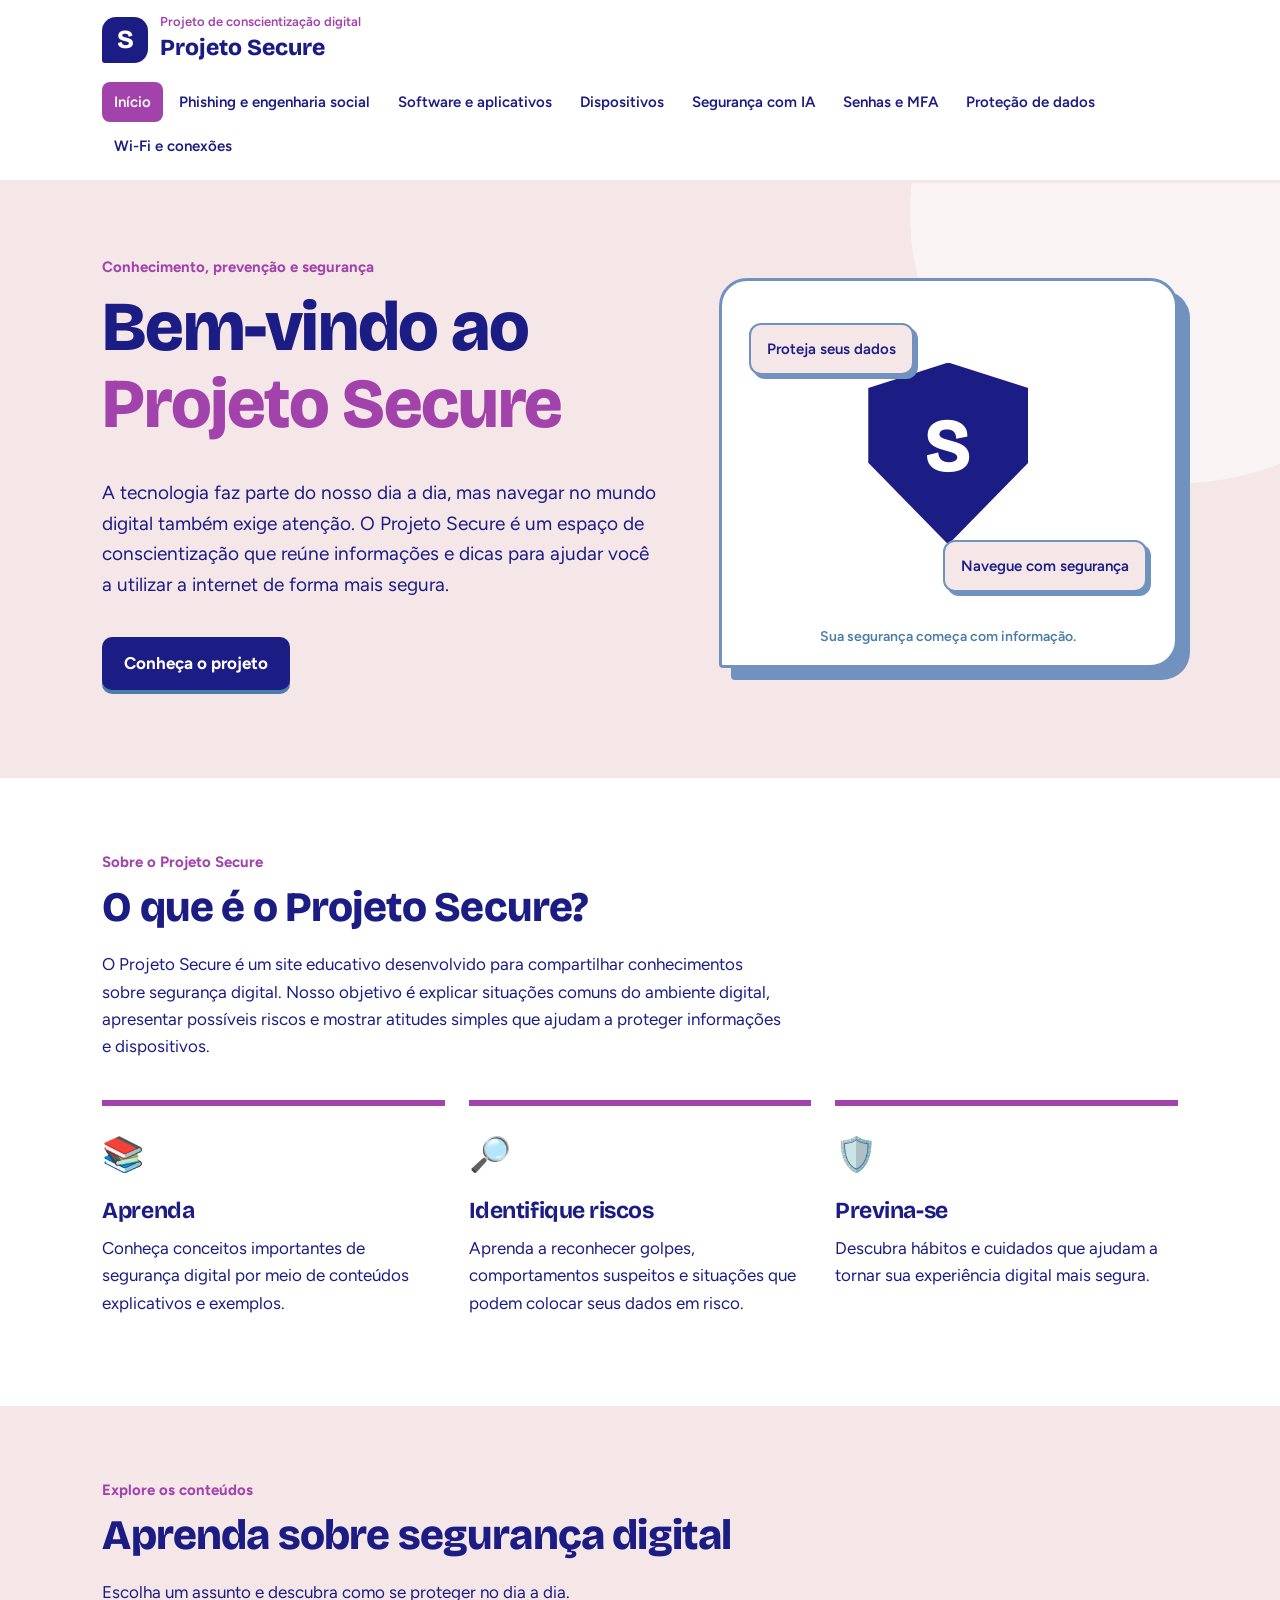
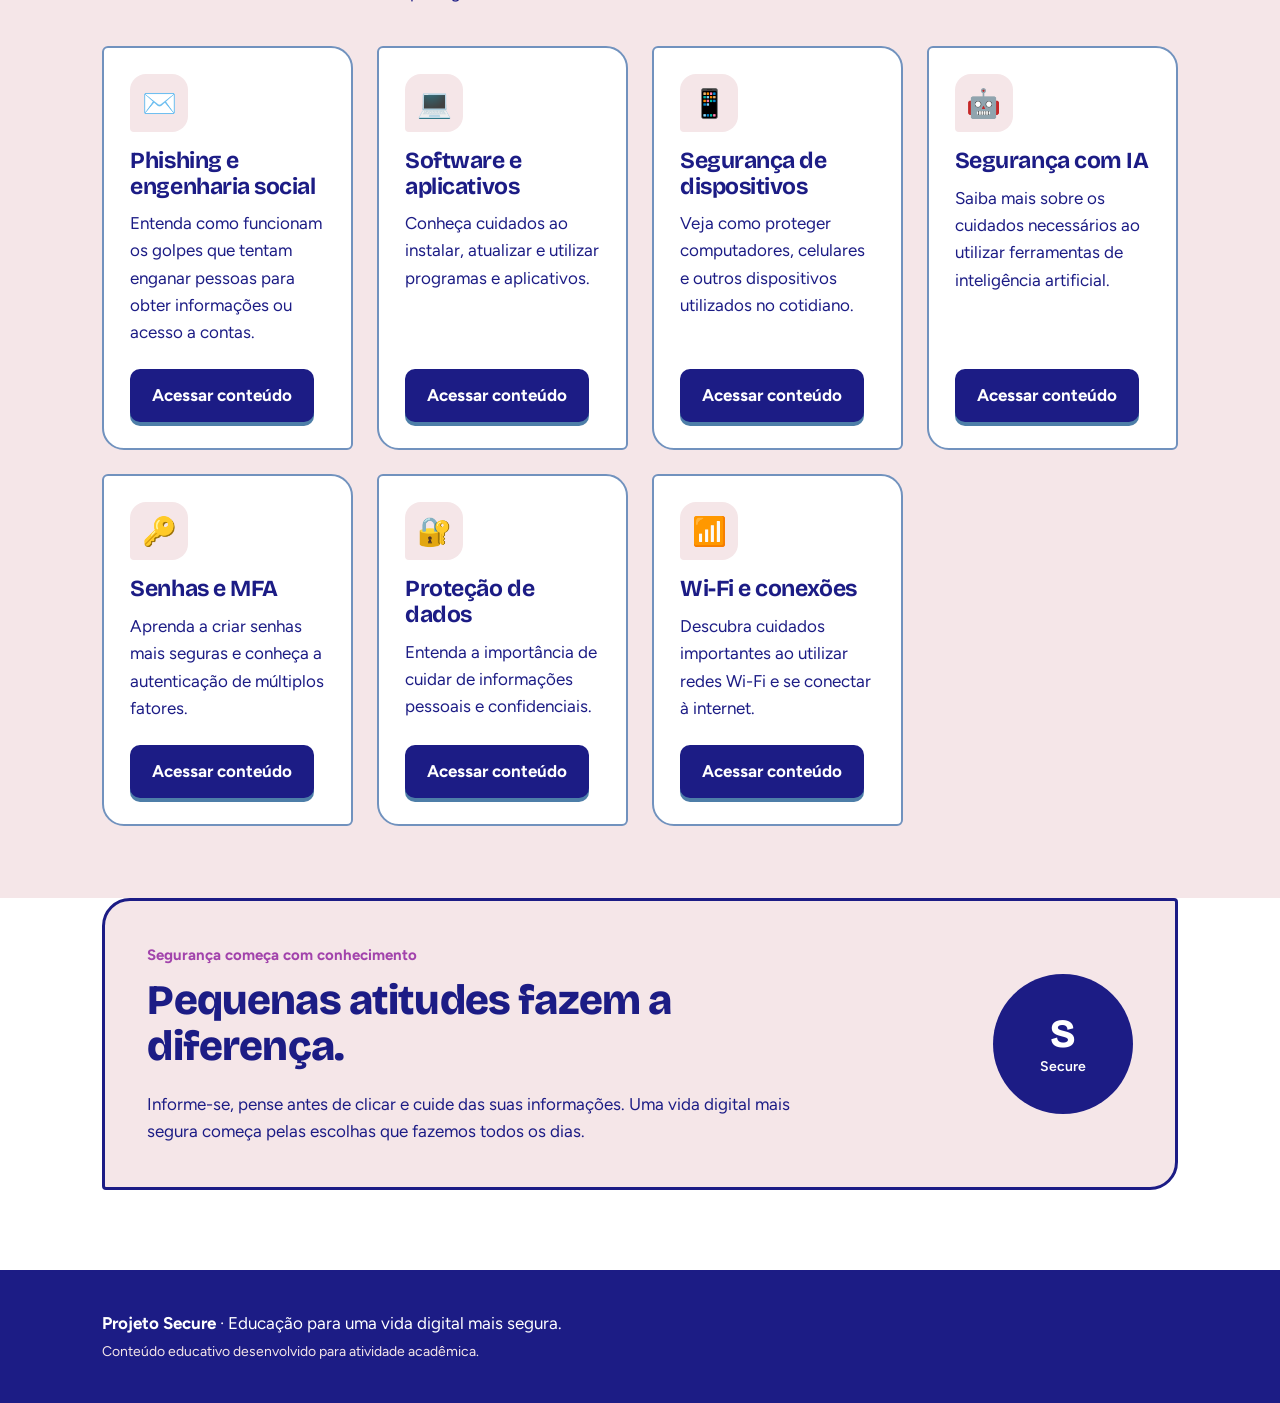
<file: index.html>
<!DOCTYPE html>
<html lang="pt-BR">
<head>
    <meta charset="UTF-8">
    <meta name="viewport" content="width=device-width, initial-scale=1.0">
    <title>Projeto Secure | Início</title>
    <link rel="preconnect" href="https://fonts.googleapis.com">
    <link rel="preconnect" href="https://fonts.gstatic.com" crossorigin>
    <link href="https://fonts.googleapis.com/css2?family=Bricolage+Grotesque:wght@700;800&family=Figtree:wght@400;600;700&display=swap" rel="stylesheet">
    <link rel="stylesheet" href="style.css">
</head>
<body class="page-home">

    <header class="site-header">
        <div class="brand">
            <span class="brand-mark" aria-hidden="true">S</span>
            <div>
                <p class="eyebrow">Projeto de conscientização digital</p>
                <a class="brand-name" href="index.html">Projeto Secure</a>
            </div>
        </div>

        <nav class="main-nav" aria-label="Navegação principal">
            <a class="active" href="index.html">Início</a>
            <a href="phishing.html">Phishing e engenharia social</a>
            <a href="software.html">Software e aplicativos</a>
            <a href="dispositivos.html">Dispositivos</a>
            <a href="ia.html">Segurança com IA</a>
            <a href="senhas.html">Senhas e MFA</a>
            <a href="dados.html">Proteção de dados</a>
            <a href="wifi.html">Wi-Fi e conexões</a>
        </nav>
    </header>

    <main>
        <section class="hero">
            <div class="hero-content">
                <p class="section-tag">Conhecimento, prevenção e segurança</p>
                <h1>Bem-vindo ao <span>Projeto Secure</span></h1>
                <p class="hero-text">
                    A tecnologia faz parte do nosso dia a dia, mas navegar no
                    mundo digital também exige atenção. O Projeto Secure é um
                    espaço de conscientização que reúne informações e dicas
                    para ajudar você a utilizar a internet de forma mais segura.
                </p>
                <a class="button" href="#sobre">Conheça o projeto</a>
            </div>

            <div class="hero-art" aria-hidden="true">
                <div class="shield">S</div>
                <div class="message-card card-one">Proteja seus dados</div>
                <div class="message-card card-two">Navegue com segurança</div>
                <div class="art-caption">Sua segurança começa com informação.</div>
            </div>
        </section>

        <section class="content-section" id="sobre">
            <div class="section-heading">
                <p class="section-tag">Sobre o Projeto Secure</p>
                <h2>O que é o Projeto Secure?</h2>
                <p>
                    O Projeto Secure é um site educativo desenvolvido para
                    compartilhar conhecimentos sobre segurança digital.
                    Nosso objetivo é explicar situações comuns do ambiente
                    digital, apresentar possíveis riscos e mostrar atitudes
                    simples que ajudam a proteger informações e dispositivos.
                </p>
            </div>

            <div class="info-grid">
                <article class="info-card">
                    <div class="card-icon" aria-hidden="true">📚</div>
                    <h3>Aprenda</h3>
                    <p>
                        Conheça conceitos importantes de segurança digital
                        por meio de conteúdos explicativos e exemplos.
                    </p>
                </article>

                <article class="info-card">
                    <div class="card-icon" aria-hidden="true">🔎</div>
                    <h3>Identifique riscos</h3>
                    <p>
                        Aprenda a reconhecer golpes, comportamentos suspeitos
                        e situações que podem colocar seus dados em risco.
                    </p>
                </article>

                <article class="info-card">
                    <div class="card-icon" aria-hidden="true">🛡️</div>
                    <h3>Previna-se</h3>
                    <p>
                        Descubra hábitos e cuidados que ajudam a tornar sua
                        experiência digital mais segura.
                    </p>
                </article>
            </div>
        </section>

        <section class="content-section" id="conteudos">
            <div class="section-heading">
                <p class="section-tag">Explore os conteúdos</p>
                <h2>Aprenda sobre segurança digital</h2>
                <p>
                    Escolha um assunto e descubra como se proteger no dia a dia.
                </p>
            </div>

            <div class="info-grid">
                <article class="info-card">
                    <div class="card-icon" aria-hidden="true">✉️</div>
                    <h3>Phishing e engenharia social</h3>
                    <p>
                        Entenda como funcionam os golpes que tentam enganar
                        pessoas para obter informações ou acesso a contas.
                    </p>
                    <a class="button" href="phishing.html">Acessar conteúdo</a>
                </article>

                <article class="info-card">
                    <div class="card-icon" aria-hidden="true">💻</div>
                    <h3>Software e aplicativos</h3>
                    <p>
                        Conheça cuidados ao instalar, atualizar e utilizar
                        programas e aplicativos.
                    </p>
                    <a class="button" href="software.html">Acessar conteúdo</a>
                </article>

                <article class="info-card">
                    <div class="card-icon" aria-hidden="true">📱</div>
                    <h3>Segurança de dispositivos</h3>
                    <p>
                        Veja como proteger computadores, celulares e outros
                        dispositivos utilizados no cotidiano.
                    </p>
                    <a class="button" href="dispositivos.html">Acessar conteúdo</a>
                </article>

                <article class="info-card">
                    <div class="card-icon" aria-hidden="true">🤖</div>
                    <h3>Segurança com IA</h3>
                    <p>
                        Saiba mais sobre os cuidados necessários ao utilizar
                        ferramentas de inteligência artificial.
                    </p>
                    <a class="button" href="ia.html">Acessar conteúdo</a>
                </article>

                <article class="info-card">
                    <div class="card-icon" aria-hidden="true">🔑</div>
                    <h3>Senhas e MFA</h3>
                    <p>
                        Aprenda a criar senhas mais seguras e conheça a
                        autenticação de múltiplos fatores.
                    </p>
                    <a class="button" href="senhas.html">Acessar conteúdo</a>
                </article>

                <article class="info-card">
                    <div class="card-icon" aria-hidden="true">🔐</div>
                    <h3>Proteção de dados</h3>
                    <p>
                        Entenda a importância de cuidar de informações
                        pessoais e confidenciais.
                    </p>
                    <a class="button" href="dados.html">Acessar conteúdo</a>
                </article>

                <article class="info-card">
                    <div class="card-icon" aria-hidden="true">📶</div>
                    <h3>Wi-Fi e conexões</h3>
                    <p>
                        Descubra cuidados importantes ao utilizar redes
                        Wi-Fi e se conectar à internet.
                    </p>
                    <a class="button" href="wifi.html">Acessar conteúdo</a>
                </article>
            </div>
        </section>

        <section class="quick-check">
            <div>
                <p class="section-tag">Segurança começa com conhecimento</p>
                <h2>Pequenas atitudes fazem a diferença.</h2>
                <p>
                    Informe-se, pense antes de clicar e cuide das suas
                    informações. Uma vida digital mais segura começa
                    pelas escolhas que fazemos todos os dias.
                </p>
            </div>
            <div class="quick-check-badge" aria-hidden="true">S<small>Secure</small></div>
        </section>
    </main>

    <footer class="site-footer">
        <p><strong>Projeto Secure</strong> · Educação para uma vida digital mais segura.</p>
        <p class="footer-note">Conteúdo educativo desenvolvido para atividade acadêmica.</p>
    </footer>

</body>
</html>
</file>
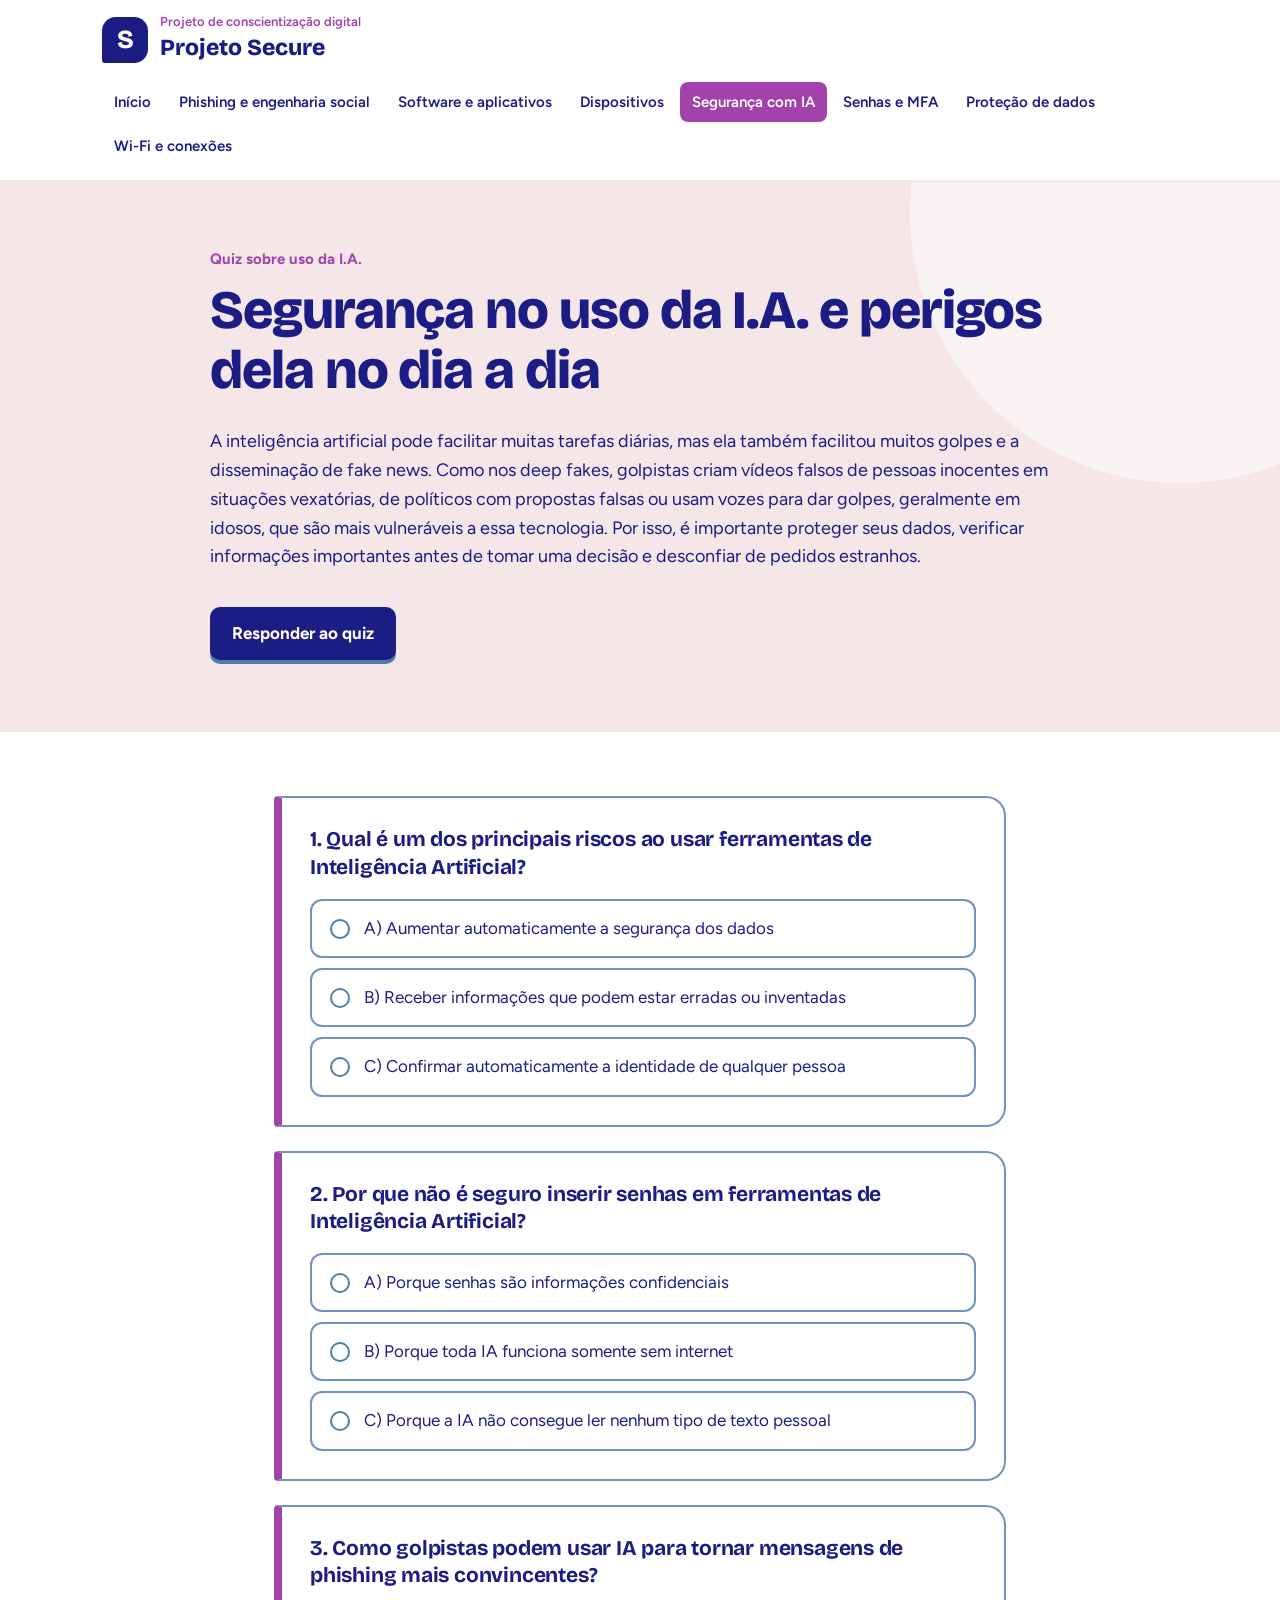
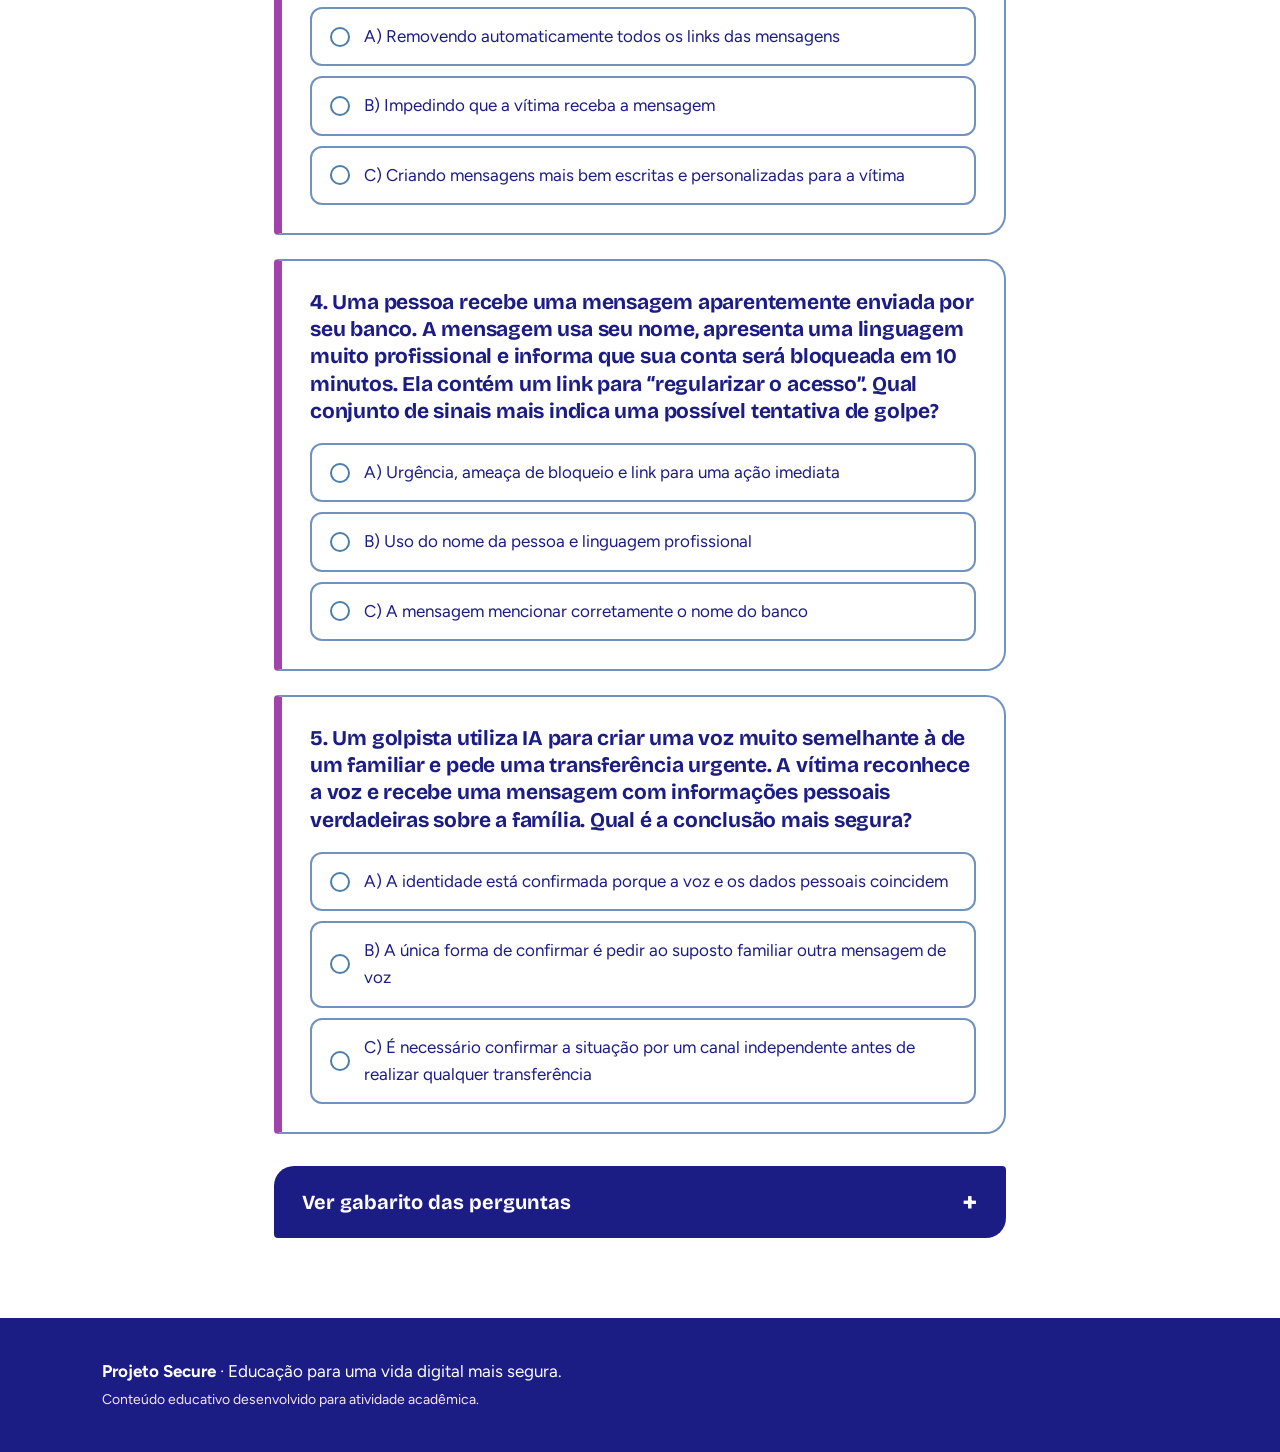
<file: ia.html>
<!DOCTYPE html>
<html lang="pt-BR">
<head>
    <meta charset="UTF-8">
    <meta name="viewport" content="width=device-width, initial-scale=1.0">
    <meta name="description" content="Quiz educativo sobre golpes">
    <title>Projeto Secure | Segurança com IA</title>
    <link rel="preconnect" href="https://fonts.googleapis.com">
    <link rel="preconnect" href="https://fonts.gstatic.com" crossorigin>
    <link href="https://fonts.googleapis.com/css2?family=Bricolage+Grotesque:wght@700;800&family=Figtree:wght@400;600;700&display=swap" rel="stylesheet">
    <link rel="stylesheet" href="style.css">
</head>
<body class="page-ia">
    <header class="site-header">
        <div class="brand">
            <span class="brand-mark" aria-hidden="true">S</span>
            <div>
                <p class="eyebrow">Projeto de conscientização digital</p>
                <a class="brand-name" href="index.html">Projeto Secure</a>
            </div>
        </div>

        <nav class="main-nav" aria-label="Navegação principal">
            <a href="index.html">Início</a>
            <a href="phishing.html">Phishing e engenharia social</a>
            <a href="software.html">Software e aplicativos</a>
            <a href="dispositivos.html">Dispositivos</a>
            <a class="active" href="ia.html">Segurança com IA</a>
            <a href="senhas.html">Senhas e MFA</a>
            <a href="dados.html">Proteção de dados</a>
            <a href="wifi.html">Wi-Fi e conexões</a>
        </nav>
    </header>

    <main>
        <section class="hero">
            <div class="hero-content">
                <p class="section-tag">Quiz sobre uso da I.A.</p>
                <h1>Segurança no uso da I.A. e perigos dela no dia a dia</h1>
                <p class="hero-text">
                    A inteligência artificial pode facilitar muitas tarefas diárias, mas ela também facilitou muitos golpes e a disseminação de fake news. Como nos deep fakes, golpistas criam vídeos falsos de pessoas inocentes em situações vexatórias, de políticos com propostas falsas ou usam vozes para dar golpes, geralmente em idosos, que são mais vulneráveis a essa tecnologia. Por isso, é importante proteger seus dados, verificar informações importantes antes de tomar uma decisão e desconfiar de pedidos estranhos.
                </p>
                <a class="button" href="#perguntas">Responder ao quiz</a>
            </div>
        </section>

        <section class="quiz" id="perguntas" aria-label="Perguntas do quiz">
            <article class="question">
                <h2>1. Qual é um dos principais riscos ao usar ferramentas de Inteligência Artificial?</h2>
                <form>
                    <div class="option">
                        <input type="radio" value="a" id="p1a" name="pergunta1">
                        <label for="p1a">A) Aumentar automaticamente a segurança dos dados</label>
                    </div>
                    <div class="option">
                        <input type="radio" value="b" id="p1b" name="pergunta1">
                        <label for="p1b">B) Receber informações que podem estar erradas ou inventadas</label>
                    </div>
                    <div class="option">
                        <input type="radio" value="c" id="p1c" name="pergunta1">
                        <label for="p1c">C) Confirmar automaticamente a identidade de qualquer pessoa</label>
                    </div>
                </form>
            </article>

            <article class="question">
                <h2>2. Por que não é seguro inserir senhas em ferramentas de Inteligência Artificial?</h2>
                <form>
                    <div class="option">
                        <input type="radio" value="a" id="p2a" name="pergunta2">
                        <label for="p2a">A) Porque senhas são informações confidenciais</label>
                    </div>
                    <div class="option">
                        <input type="radio" value="b" id="p2b" name="pergunta2">
                        <label for="p2b">B) Porque toda IA funciona somente sem internet</label>
                    </div>
                    <div class="option">
                        <input type="radio" value="c" id="p2c" name="pergunta2">
                        <label for="p2c">C) Porque a IA não consegue ler nenhum tipo de texto pessoal</label>
                    </div>
                </form>
            </article>

            <article class="question">
                <h2>3. Como golpistas podem usar IA para tornar mensagens de phishing mais convincentes?</h2>
                <form>
                    <div class="option">
                        <input type="radio" value="a" id="p3a" name="pergunta3">
                        <label for="p3a">A) Removendo automaticamente todos os links das mensagens</label>
                    </div>
                    <div class="option">
                        <input type="radio" value="b" id="p3b" name="pergunta3">
                        <label for="p3b">B) Impedindo que a vítima receba a mensagem</label>
                    </div>
                    <div class="option">
                        <input type="radio" value="c" id="p3c" name="pergunta3">
                        <label for="p3c">C) Criando mensagens mais bem escritas e personalizadas para a vítima</label>
                    </div>
                </form>
            </article>

            <article class="question">
                <h2>4. Uma pessoa recebe uma mensagem aparentemente enviada por seu banco. A mensagem usa seu nome, apresenta uma linguagem muito profissional e informa que sua conta será bloqueada em 10 minutos. Ela contém um link para “regularizar o acesso”. Qual conjunto de sinais mais indica uma possível tentativa de golpe?</h2>
                <form>
                    <div class="option">
                        <input type="radio" value="a" id="p4a" name="pergunta4">
                        <label for="p4a">A) Urgência, ameaça de bloqueio e link para uma ação imediata</label>
                    </div>
                    <div class="option">
                        <input type="radio" value="b" id="p4b" name="pergunta4">
                        <label for="p4b">B) Uso do nome da pessoa e linguagem profissional</label>
                    </div>
                    <div class="option">
                        <input type="radio" value="c" id="p4c" name="pergunta4">
                        <label for="p4c">C) A mensagem mencionar corretamente o nome do banco</label>
                    </div>
                </form>
            </article>

            <article class="question">
                <h2>5. Um golpista utiliza IA para criar uma voz muito semelhante à de um familiar e pede uma transferência urgente. A vítima reconhece a voz e recebe uma mensagem com informações pessoais verdadeiras sobre a família. Qual é a conclusão mais segura?</h2>
                <form>
                    <div class="option">
                        <input type="radio" value="a" id="p5a" name="pergunta5">
                        <label for="p5a">A) A identidade está confirmada porque a voz e os dados pessoais coincidem</label>
                    </div>
                    <div class="option">
                        <input type="radio" value="b" id="p5b" name="pergunta5">
                        <label for="p5b">B) A única forma de confirmar é pedir ao suposto familiar outra mensagem de voz</label>
                    </div>
                    <div class="option">
                        <input type="radio" value="c" id="p5c" name="pergunta5">
                        <label for="p5c">C) É necessário confirmar a situação por um canal independente antes de realizar qualquer transferência</label>
                    </div>
                </form>
            </article>
        </section>

        <section class="answers">
            <details>
                <summary>Ver gabarito das perguntas</summary>
                <div class="answer-list">
                    <h3>Questão 1 – Alternativa B</h3>
                    <p>A inteligência artificial pode apresentar informações incorretas ou inventadas.</p>
                    <h3>Questão 2 – Alternativa A</h3>
                    <p>Senhas são informações confidenciais e não devem ser compartilhadas.</p>
                    <h3>Questão 3 – Alternativa C</h3>
                    <p>Golpistas podem utilizar IA para criar mensagens mais bem escritas e personalizadas.</p>
                    <h3>Questão 4 – Alternativa A</h3>
                    <p>Urgência, ameaças e links suspeitos são sinais de possíveis golpes.</p>
                    <h3>Questão 5 – Alternativa C</h3>
                    <p>É necessário confirmar a situação por outro canal antes de realizar qualquer transferência.</p>
                </div>
            </details>
        </section>
    </main>

    <footer class="site-footer">
        <p><strong>Projeto Secure</strong> · Educação para uma vida digital mais segura.</p>
        <p class="footer-note">Conteúdo educativo desenvolvido para atividade acadêmica.</p>
    </footer>
</body>
</html>
</file>
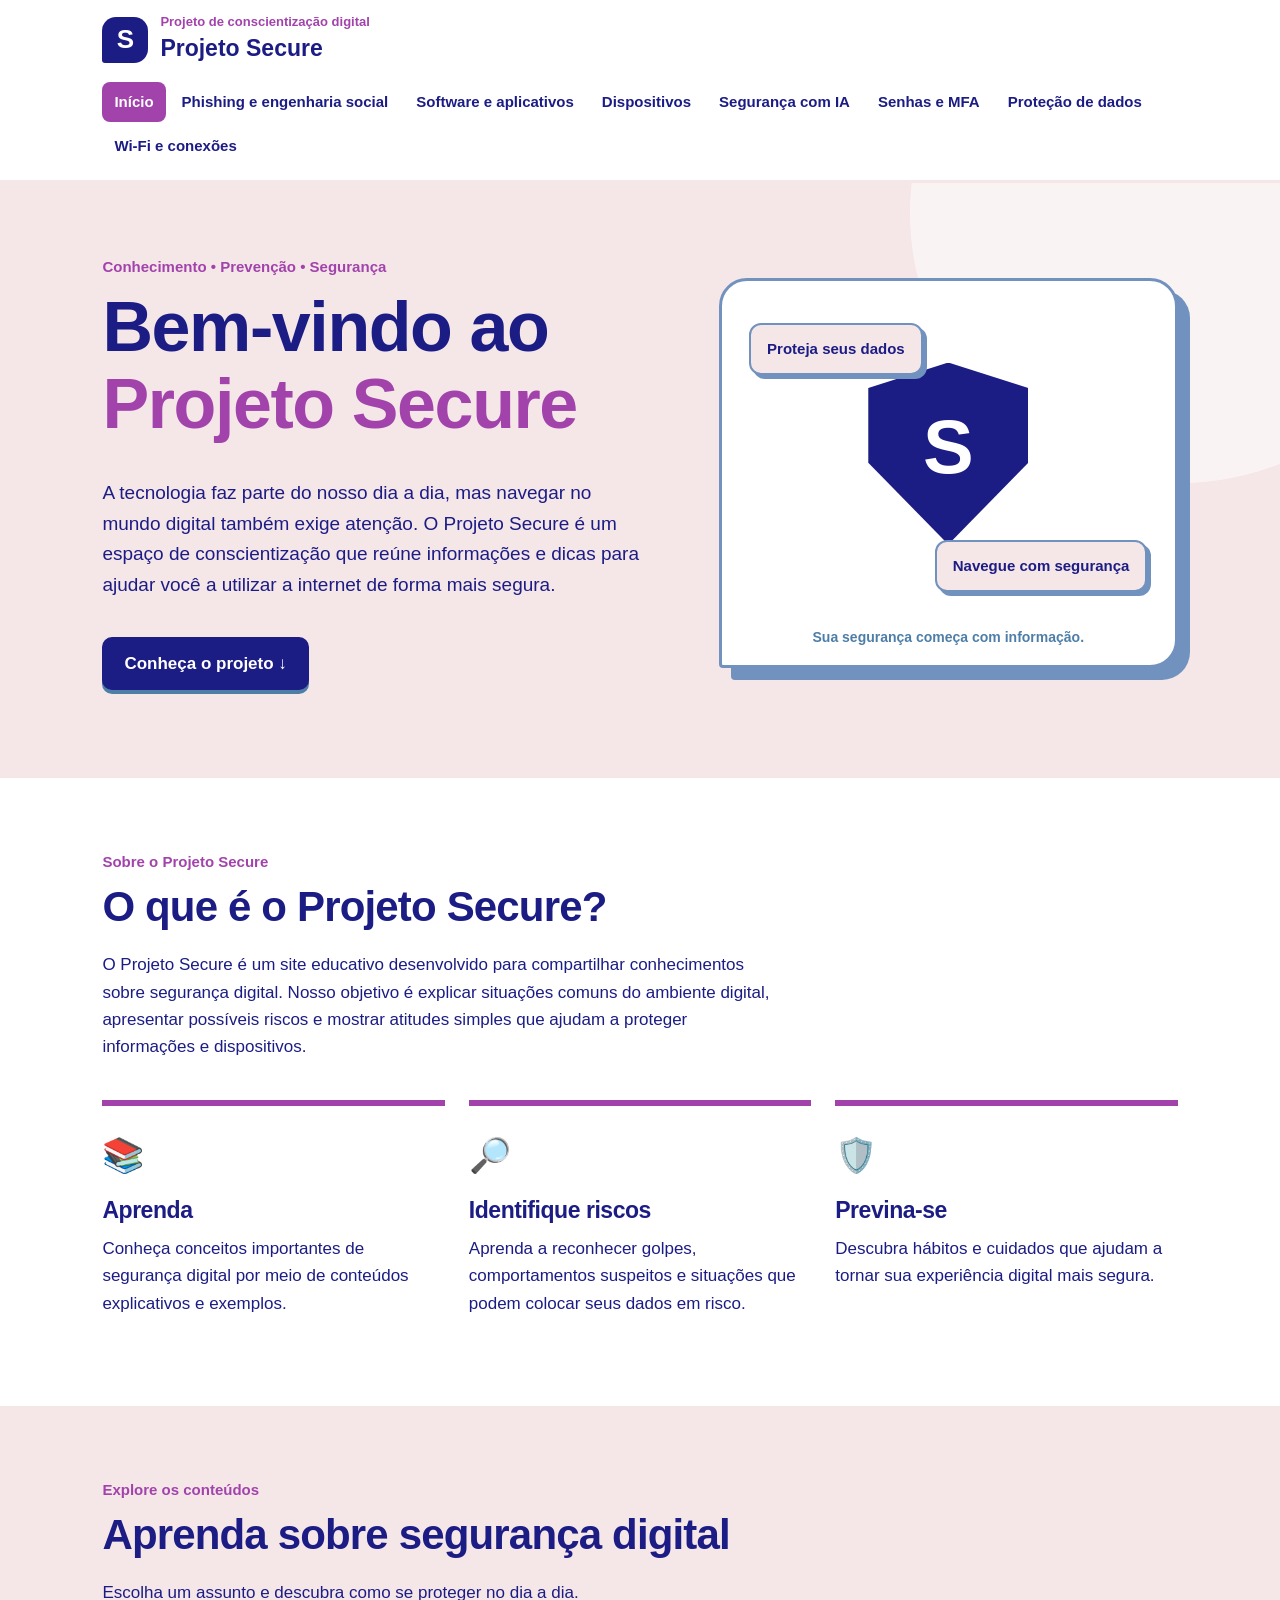
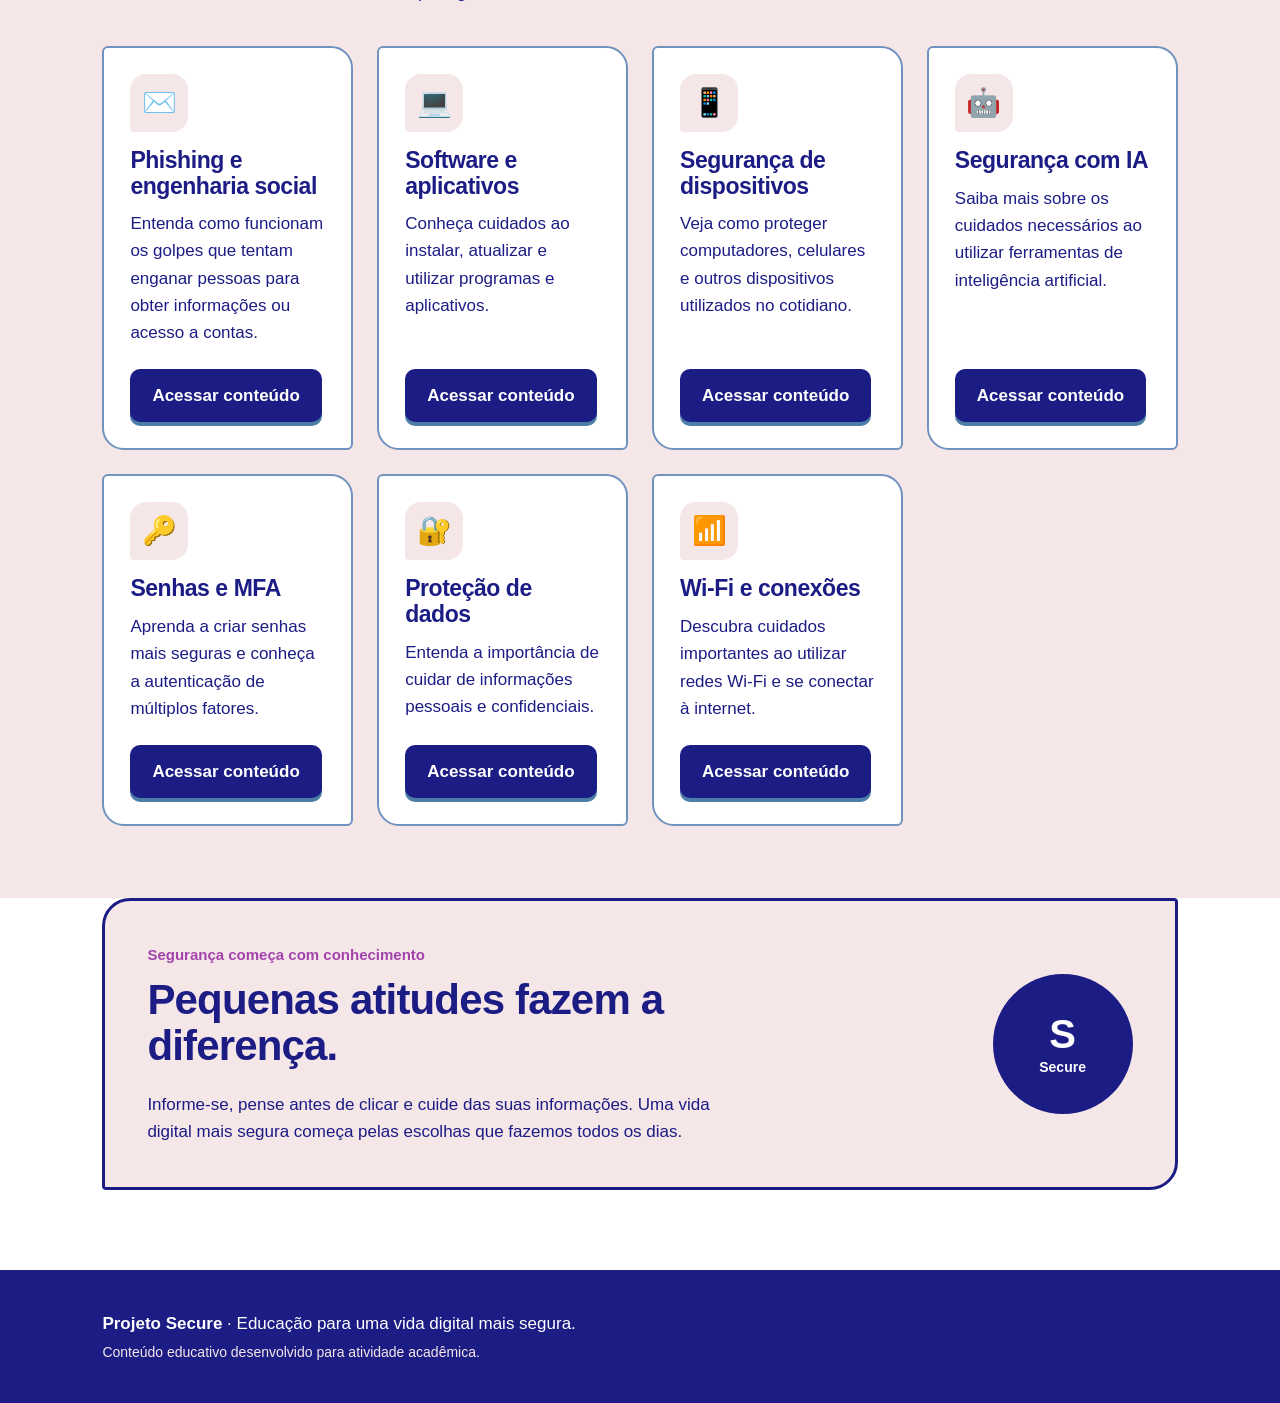
<file: main.html>
<!DOCTYPE html>
<html lang="pt-BR">
<head>
    <meta charset="UTF-8">
    <meta name="viewport" content="width=device-width, initial-scale=1.0">
    <title>Projeto Secure | Início</title>
    <link rel="stylesheet" href="style.css">
</head>
<body>

    <!-- Cabeçalho e menu de navegação -->
    <header class="site-header">
        <div class="brand">
            <span class="brand-mark" aria-hidden="true">S</span>
            <div>
                <p class="eyebrow">Projeto de conscientização digital</p>
                <a class="brand-name" href="index.html">Projeto Secure</a>
            </div>
        </div>

        <nav class="main-nav" aria-label="Navegação principal">
            <a class="active" href="index.html">Início</a>
            <a href="phishing.html">Phishing e engenharia social</a>
            <a href="software.html">Software e aplicativos</a>
            <a href="dispositivos.html">Dispositivos</a>
            <a href="ia.html">Segurança com IA</a>
            <a href="senhas.html">Senhas e MFA</a>
            <a href="dados.html">Proteção de dados</a>
            <a href="wifi.html">Wi-Fi e conexões</a>
        </nav>
    </header>

    <main>
        <!-- Apresentação do projeto -->
        <section class="hero">
            <div class="hero-content">
                <p class="section-tag">Conhecimento • Prevenção • Segurança</p>
                <h1>Bem-vindo ao <span>Projeto Secure</span></h1>
                <p class="hero-text">
                    A tecnologia faz parte do nosso dia a dia, mas navegar no
                    mundo digital também exige atenção. O Projeto Secure é um
                    espaço de conscientização que reúne informações e dicas
                    para ajudar você a utilizar a internet de forma mais segura.
                </p>
                <a class="button" href="#sobre">Conheça o projeto <span aria-hidden="true">↓</span></a>
            </div>

            <div class="hero-art" aria-hidden="true">
                <div class="shield">S</div>
                <div class="message-card card-one">Proteja seus dados</div>
                <div class="message-card card-two">Navegue com segurança</div>
                <div class="art-caption">Sua segurança começa com informação.</div>
            </div>
        </section>

        <!-- Sobre o projeto -->
        <section class="content-section" id="sobre">
            <div class="section-heading">
                <p class="section-tag">Sobre o Projeto Secure</p>
                <h2>O que é o Projeto Secure?</h2>
                <p>
                    O Projeto Secure é um site educativo desenvolvido para
                    compartilhar conhecimentos sobre segurança digital.
                    Nosso objetivo é explicar situações comuns do ambiente
                    digital, apresentar possíveis riscos e mostrar atitudes
                    simples que ajudam a proteger informações e dispositivos.
                </p>
            </div>

            <div class="info-grid">
                <article class="info-card">
                    <div class="card-icon" aria-hidden="true">📚</div>
                    <h3>Aprenda</h3>
                    <p>
                        Conheça conceitos importantes de segurança digital
                        por meio de conteúdos explicativos e exemplos.
                    </p>
                </article>

                <article class="info-card">
                    <div class="card-icon" aria-hidden="true">🔎</div>
                    <h3>Identifique riscos</h3>
                    <p>
                        Aprenda a reconhecer golpes, comportamentos suspeitos
                        e situações que podem colocar seus dados em risco.
                    </p>
                </article>

                <article class="info-card">
                    <div class="card-icon" aria-hidden="true">🛡️</div>
                    <h3>Previna-se</h3>
                    <p>
                        Descubra hábitos e cuidados que ajudam a tornar sua
                        experiência digital mais segura.
                    </p>
                </article>
            </div>
        </section>

        <!-- Apresentação das páginas -->
        <section class="content-section" id="conteudos">
            <div class="section-heading">
                <p class="section-tag">Explore os conteúdos</p>
                <h2>Aprenda sobre segurança digital</h2>
                <p>
                    Escolha um assunto e descubra como se proteger no dia a dia.
                </p>
            </div>

            <div class="info-grid">
                <article class="info-card">
                    <div class="card-icon" aria-hidden="true">✉️</div>
                    <h3>Phishing e engenharia social</h3>
                    <p>
                        Entenda como funcionam os golpes que tentam enganar
                        pessoas para obter informações ou acesso a contas.
                    </p>
                    <a class="button" href="phishing.html">Acessar conteúdo</a>
                </article>

                <article class="info-card">
                    <div class="card-icon" aria-hidden="true">💻</div>
                    <h3>Software e aplicativos</h3>
                    <p>
                        Conheça cuidados ao instalar, atualizar e utilizar
                        programas e aplicativos.
                    </p>
                    <a class="button" href="software.html">Acessar conteúdo</a>
                </article>

                <article class="info-card">
                    <div class="card-icon" aria-hidden="true">📱</div>
                    <h3>Segurança de dispositivos</h3>
                    <p>
                        Veja como proteger computadores, celulares e outros
                        dispositivos utilizados no cotidiano.
                    </p>
                    <a class="button" href="dispositivos.html">Acessar conteúdo</a>
                </article>

                <article class="info-card">
                    <div class="card-icon" aria-hidden="true">🤖</div>
                    <h3>Segurança com IA</h3>
                    <p>
                        Saiba mais sobre os cuidados necessários ao utilizar
                        ferramentas de inteligência artificial.
                    </p>
                    <a class="button" href="ia.html">Acessar conteúdo</a>
                </article>

                <article class="info-card">
                    <div class="card-icon" aria-hidden="true">🔑</div>
                    <h3>Senhas e MFA</h3>
                    <p>
                        Aprenda a criar senhas mais seguras e conheça a
                        autenticação de múltiplos fatores.
                    </p>
                    <a class="button" href="senhas.html">Acessar conteúdo</a>
                </article>

                <article class="info-card">
                    <div class="card-icon" aria-hidden="true">🔐</div>
                    <h3>Proteção de dados</h3>
                    <p>
                        Entenda a importância de cuidar de informações
                        pessoais e confidenciais.
                    </p>
                    <a class="button" href="dados.html">Acessar conteúdo</a>
                </article>

                <article class="info-card">
                    <div class="card-icon" aria-hidden="true">📶</div>
                    <h3>Wi-Fi e conexões</h3>
                    <p>
                        Descubra cuidados importantes ao utilizar redes
                        Wi-Fi e se conectar à internet.
                    </p>
                    <a class="button" href="wifi.html">Acessar conteúdo</a>
                </article>
            </div>
        </section>

        <!-- Mensagem final -->
        <section class="quick-check">
            <div>
                <p class="section-tag">Segurança começa com conhecimento</p>
                <h2>Pequenas atitudes fazem a diferença.</h2>
                <p>
                    Informe-se, pense antes de clicar e cuide das suas
                    informações. Uma vida digital mais segura começa
                    pelas escolhas que fazemos todos os dias.
                </p>
            </div>
            <div class="quick-check-badge" aria-hidden="true">S<br><small>Secure</small></div>
        </section>
    </main>

    <footer class="site-footer">
        <p><strong>Projeto Secure</strong> · Educação para uma vida digital mais segura.</p>
        <p class="footer-note">Conteúdo educativo desenvolvido para atividade acadêmica.</p>
    </footer>

</body>
</html>
</file>
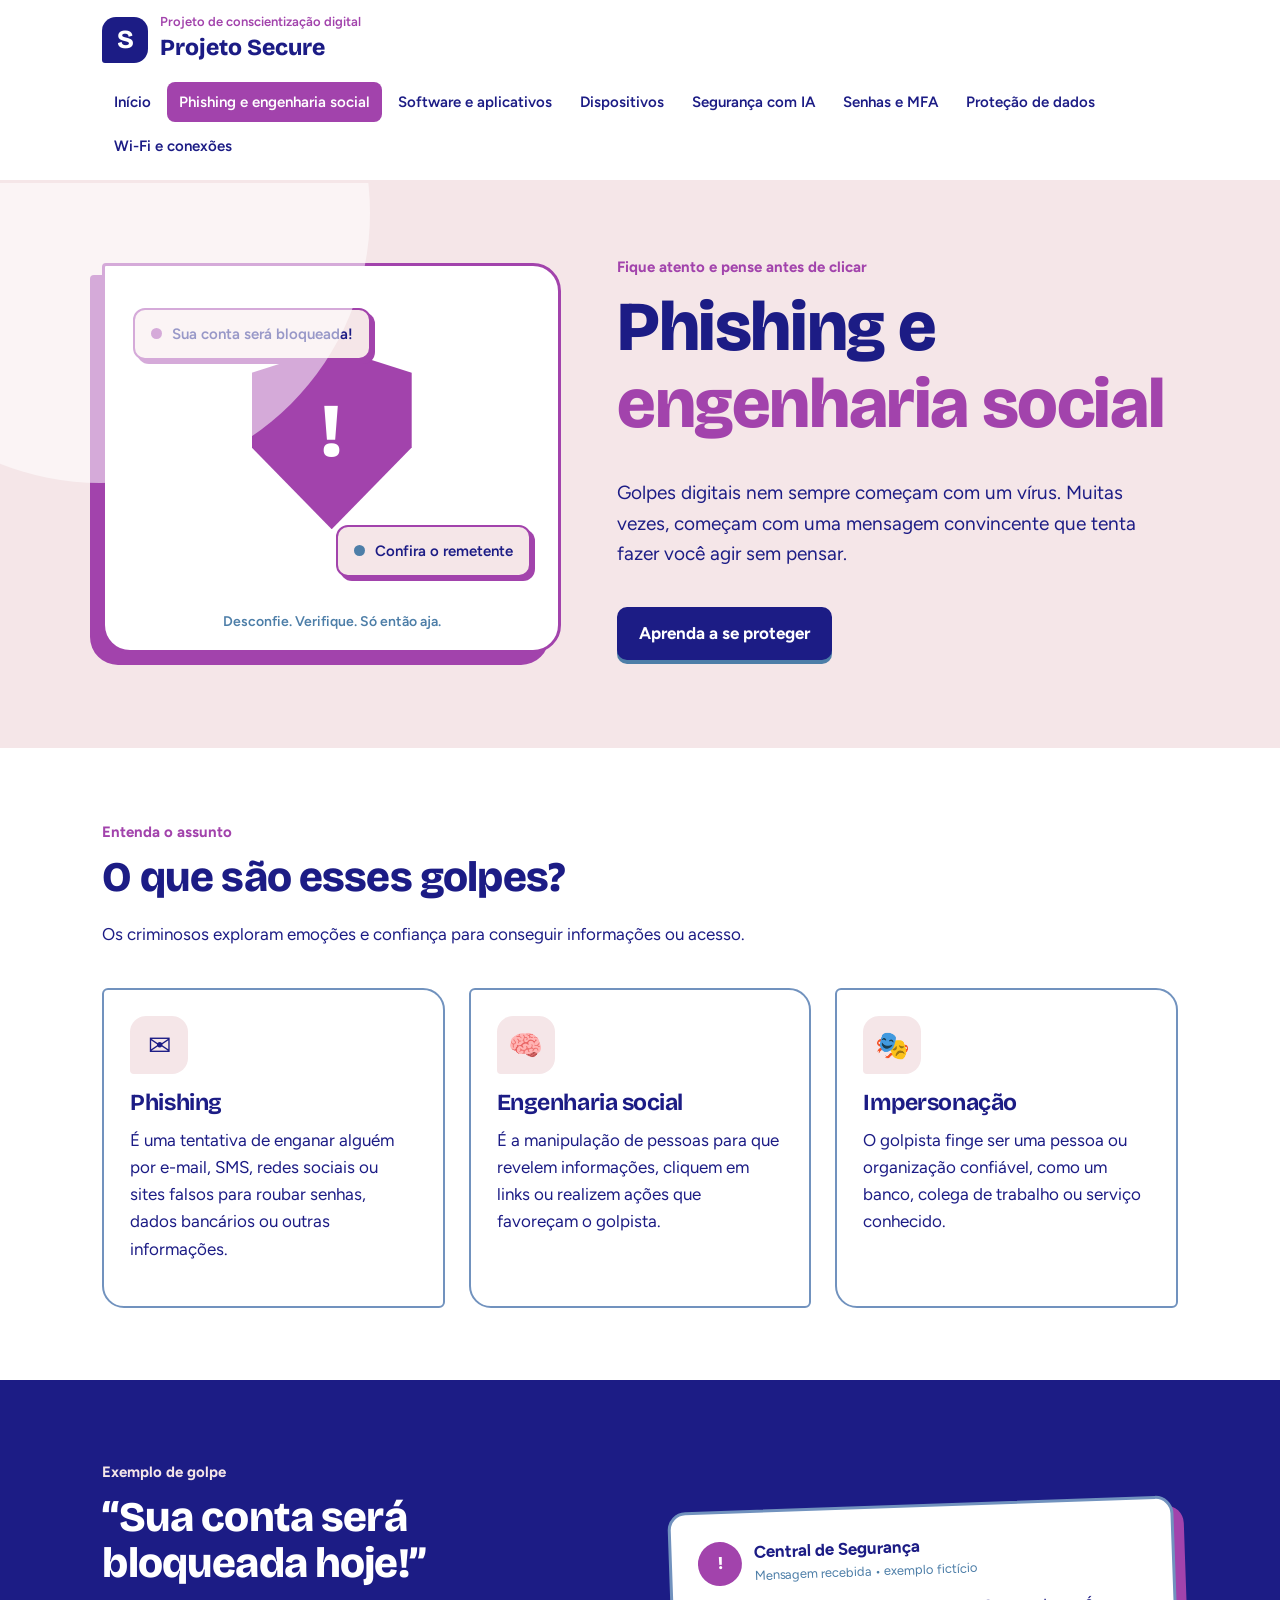
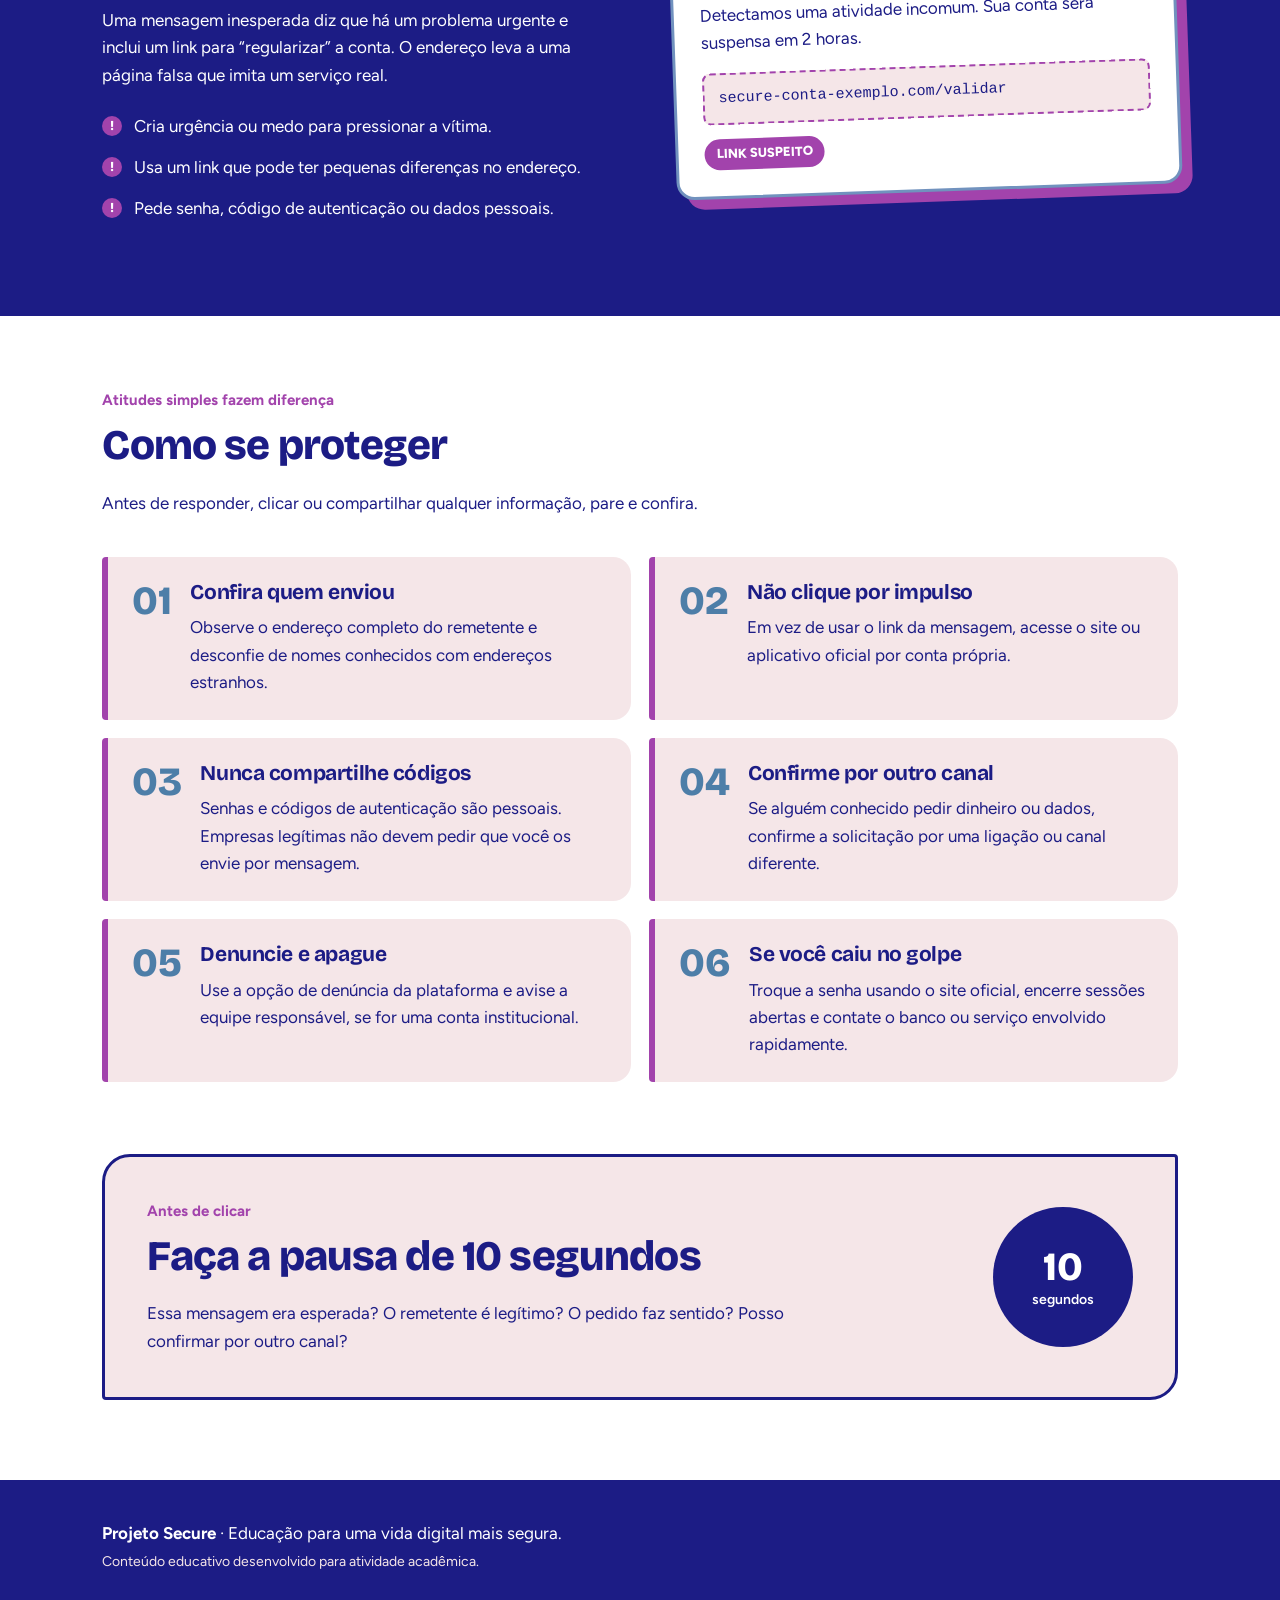
<file: phishing.html>
<!DOCTYPE html>
<html lang="pt-BR">
<head>
  <meta charset="UTF-8">
  <meta name="viewport" content="width=device-width, initial-scale=1.0">
  <title>Projeto Secure | Phishing e Engenharia Social</title>
  <link rel="preconnect" href="https://fonts.googleapis.com">
  <link rel="preconnect" href="https://fonts.gstatic.com" crossorigin>
  <link href="https://fonts.googleapis.com/css2?family=Bricolage+Grotesque:wght@700;800&family=Figtree:wght@400;600;700&display=swap" rel="stylesheet">
  <link rel="stylesheet" href="style.css">
</head>
<body class="page-phishing">
  <header class="site-header">
    <div class="brand">
      <span class="brand-mark" aria-hidden="true">S</span>
      <div>
        <p class="eyebrow">Projeto de conscientização digital</p>
        <a class="brand-name" href="index.html">Projeto Secure</a>
      </div>
    </div>

    <nav class="main-nav" aria-label="Navegação principal">
      <a href="index.html">Início</a>
      <a class="active" href="phishing.html">Phishing e engenharia social</a>
      <a href="software.html">Software e aplicativos</a>
      <a href="dispositivos.html">Dispositivos</a>
      <a href="ia.html">Segurança com IA</a>
      <a href="senhas.html">Senhas e MFA</a>
      <a href="dados.html">Proteção de dados</a>
      <a href="wifi.html">Wi-Fi e conexões</a>
    </nav>
  </header>

  <main>
    <section class="hero">
      <div class="hero-content">
        <p class="section-tag">Fique atento e pense antes de clicar</p>
        <h1>Phishing e <span>engenharia social</span></h1>
        <p class="hero-text">
          Golpes digitais nem sempre começam com um vírus. Muitas vezes, começam
          com uma mensagem convincente que tenta fazer você agir sem pensar.
        </p>
        <a class="button" href="#como-se-proteger">Aprenda a se proteger</a>
      </div>
      <div class="hero-art" aria-hidden="true">
        <div class="shield">!</div>
        <div class="message-card card-one"><span class="dot"></span> Sua conta será bloqueada!</div>
        <div class="message-card card-two"><span class="dot safe"></span> Confira o remetente</div>
        <div class="art-caption">Desconfie. Verifique. Só então aja.</div>
      </div>
    </section>

    <section class="content-section" id="conceitos">
      <div class="section-heading">
        <p class="section-tag">Entenda o assunto</p>
        <h2>O que são esses golpes?</h2>
        <p>Os criminosos exploram emoções e confiança para conseguir informações ou acesso.</p>
      </div>
      <div class="info-grid">
        <article class="info-card">
          <div class="card-icon" aria-hidden="true">✉</div>
          <h3>Phishing</h3>
          <p>É uma tentativa de enganar alguém por e-mail, SMS, redes sociais ou sites falsos para roubar senhas, dados bancários ou outras informações.</p>
        </article>
        <article class="info-card">
          <div class="card-icon" aria-hidden="true">🧠</div>
          <h3>Engenharia social</h3>
          <p>É a manipulação de pessoas para que revelem informações, cliquem em links ou realizem ações que favoreçam o golpista.</p>
        </article>
        <article class="info-card">
          <div class="card-icon" aria-hidden="true">🎭</div>
          <h3>Impersonação</h3>
          <p>O golpista finge ser uma pessoa ou organização confiável, como um banco, colega de trabalho ou serviço conhecido.</p>
        </article>
      </div>
    </section>

    <section class="example-section">
      <div class="example-copy">
        <p class="section-tag">Exemplo de golpe</p>
        <h2>“Sua conta será bloqueada hoje!”</h2>
        <p>Uma mensagem inesperada diz que há um problema urgente e inclui um link para “regularizar” a conta. O endereço leva a uma página falsa que imita um serviço real.</p>
        <ul class="check-list">
          <li>Cria urgência ou medo para pressionar a vítima.</li>
          <li>Usa um link que pode ter pequenas diferenças no endereço.</li>
          <li>Pede senha, código de autenticação ou dados pessoais.</li>
        </ul>
      </div>
      <div class="fake-message" aria-label="Exemplo ilustrativo de mensagem suspeita">
        <div class="message-top"><span class="avatar">!</span><div><strong>Central de Segurança</strong><small>Mensagem recebida • exemplo fictício</small></div></div>
        <p>Detectamos uma atividade incomum. Sua conta será suspensa em 2 horas.</p>
        <div class="fake-link">secure-conta-exemplo.com/validar</div>
        <span class="warning-label">LINK SUSPEITO</span>
      </div>
    </section>

    <section class="content-section" id="como-se-proteger">
      <div class="section-heading">
        <p class="section-tag">Atitudes simples fazem diferença</p>
        <h2>Como se proteger</h2>
        <p>Antes de responder, clicar ou compartilhar qualquer informação, pare e confira.</p>
      </div>
      <div class="tips-grid">
        <article class="tip"><span>01</span><div><h3>Confira quem enviou</h3><p>Observe o endereço completo do remetente e desconfie de nomes conhecidos com endereços estranhos.</p></div></article>
        <article class="tip"><span>02</span><div><h3>Não clique por impulso</h3><p>Em vez de usar o link da mensagem, acesse o site ou aplicativo oficial por conta própria.</p></div></article>
        <article class="tip"><span>03</span><div><h3>Nunca compartilhe códigos</h3><p>Senhas e códigos de autenticação são pessoais. Empresas legítimas não devem pedir que você os envie por mensagem.</p></div></article>
        <article class="tip"><span>04</span><div><h3>Confirme por outro canal</h3><p>Se alguém conhecido pedir dinheiro ou dados, confirme a solicitação por uma ligação ou canal diferente.</p></div></article>
        <article class="tip"><span>05</span><div><h3>Denuncie e apague</h3><p>Use a opção de denúncia da plataforma e avise a equipe responsável, se for uma conta institucional.</p></div></article>
        <article class="tip"><span>06</span><div><h3>Se você caiu no golpe</h3><p>Troque a senha usando o site oficial, encerre sessões abertas e contate o banco ou serviço envolvido rapidamente.</p></div></article>
      </div>
    </section>

    <section class="quick-check">
      <div>
        <p class="section-tag">Antes de clicar</p>
        <h2>Faça a pausa de 10 segundos</h2>
        <p>Essa mensagem era esperada? O remetente é legítimo? O pedido faz sentido? Posso confirmar por outro canal?</p>
      </div>
      <div class="quick-check-badge" aria-hidden="true">10<small>segundos</small></div>
    </section>
  </main>

  <footer class="site-footer">
    <p><strong>Projeto Secure</strong> · Educação para uma vida digital mais segura.</p>
    <p class="footer-note">Conteúdo educativo desenvolvido para atividade acadêmica.</p>
  </footer>
</body>
</html>
</file>
<file: style.css>
:root {
    --navy: #1C1C85;
    --rose: #F5E6E8;
    --purple: #A243AC;
    --blue: #7192BE;
    --steel: #4D7EA8;
    --white: #FFFFFF;
    --font-title: "Bricolage Grotesque", "Segoe UI", Arial, sans-serif;
    --font-body: "Figtree", "Segoe UI", Arial, sans-serif;
}

*,
*::before,
*::after {
    box-sizing: border-box;
}

html {
    scroll-behavior: smooth;
}

body {
    margin: 0;
    font-family: var(--font-body);
    font-size: 17px;
    line-height: 1.6;
    background-color: var(--white);
    color: var(--navy);
}

h1,
h2,
h3 {
    margin: 0 0 0.5em;
    font-family: var(--font-title);
    line-height: 1.1;
    letter-spacing: -0.02em;
}

p {
    margin: 0 0 1em;
}

a {
    color: inherit;
}

:focus-visible {
    outline: 3px solid var(--purple);
    outline-offset: 3px;
}

.site-header {
    position: sticky;
    top: 0;
    z-index: 20;
    display: flex;
    flex-wrap: wrap;
    align-items: center;
    justify-content: space-between;
    gap: 16px 28px;
    padding: 14px 8%;
    background-color: rgba(255, 255, 255, 0.94);
    backdrop-filter: blur(10px);
    border-bottom: 3px solid var(--rose);
}

.brand {
    display: flex;
    align-items: center;
    gap: 12px;
}

.brand-mark {
    display: grid;
    place-items: center;
    width: 46px;
    height: 46px;
    background-color: var(--navy);
    color: var(--white);
    border-radius: 14px 14px 14px 3px;
    font-family: var(--font-title);
    font-size: 26px;
    font-weight: 800;
}

.brand-name {
    font-family: var(--font-title);
    font-size: 23px;
    font-weight: 800;
    text-decoration: none;
}

.eyebrow {
    margin: 0;
    color: var(--purple);
    font-size: 13px;
    font-weight: 600;
    line-height: 1.2;
}

.main-nav {
    display: flex;
    flex-wrap: wrap;
    gap: 4px;
}

.main-nav a {
    padding: 8px 12px;
    border-radius: 8px;
    font-size: 15px;
    font-weight: 600;
    text-decoration: none;
    transition: background-color 0.2s, color 0.2s;
}

.main-nav a:hover {
    background-color: var(--rose);
}

.main-nav a.active {
    background-color: var(--purple);
    color: var(--white);
}

.hero {
    position: relative;
    display: grid;
    grid-template-columns: 1.1fr 0.9fr;
    gap: 56px;
    align-items: center;
    padding: 72px 8% 88px;
    background-color: var(--rose);
    overflow: hidden;
}

.hero::before {
    content: "";
    position: absolute;
    top: -240px;
    right: -170px;
    width: 540px;
    height: 540px;
    border-radius: 50%;
    background-color: var(--white);
    opacity: 0.55;
}

.hero > * {
    position: relative;
}

.hero h1 {
    font-size: clamp(38px, 5.6vw, 70px);
    font-weight: 800;
}

.hero h1 span {
    display: block;
    color: var(--purple);
}

.hero-text {
    max-width: 52ch;
    font-size: 19px;
}

.section-tag {
    margin: 0 0 10px;
    color: var(--purple);
    font-size: 15px;
    font-weight: 700;
}

.button {
    display: inline-block;
    margin-top: 18px;
    padding: 13px 22px;
    background-color: var(--navy);
    color: var(--white);
    border-radius: 10px;
    box-shadow: 0 4px 0 var(--steel);
    font-weight: 700;
    text-decoration: none;
    transition: transform 0.15s, box-shadow 0.15s, background-color 0.2s;
}

.button:hover {
    background-color: var(--purple);
    transform: translateY(2px);
    box-shadow: 0 2px 0 var(--steel);
}

.button:active {
    transform: translateY(4px);
    box-shadow: none;
}

.hero-art {
    position: relative;
    min-height: 390px;
    background-color: var(--white);
    border: 3px solid var(--blue);
    border-radius: 28px 28px 28px 4px;
    box-shadow: 12px 12px 0 var(--blue);
    overflow: hidden;
}

.shield {
    position: absolute;
    top: 45%;
    left: 50%;
    translate: -50% -50%;
    display: grid;
    place-items: center;
    width: 160px;
    height: 182px;
    padding-bottom: 14px;
    background-color: var(--navy);
    color: var(--white);
    clip-path: polygon(50% 0, 100% 14%, 100% 55%, 50% 100%, 0 55%, 0 14%);
    font-family: var(--font-title);
    font-size: 76px;
    font-weight: 800;
}

.message-card {
    position: absolute;
    display: flex;
    align-items: center;
    gap: 10px;
    padding: 12px 16px;
    background-color: var(--rose);
    border: 2px solid var(--blue);
    border-radius: 12px;
    box-shadow: 4px 4px 0 var(--blue);
    font-size: 15px;
    font-weight: 600;
}

.card-one {
    top: 11%;
    left: 6%;
}

.card-two {
    right: 6%;
    bottom: 19%;
}

.art-caption {
    position: absolute;
    right: 0;
    bottom: 16px;
    left: 0;
    color: var(--steel);
    font-size: 14px;
    font-weight: 600;
    text-align: center;
}

.dot {
    flex: none;
    width: 11px;
    height: 11px;
    border-radius: 50%;
    background-color: var(--purple);
}

.dot.safe {
    background-color: var(--steel);
}

@keyframes drop {
    from {
        opacity: 0;
        translate: -50% -130%;
    }
    to {
        opacity: 1;
        translate: -50% -50%;
    }
}

@keyframes slide-left {
    from {
        opacity: 0;
        transform: translateX(-30px);
    }
    to {
        opacity: 1;
        transform: translateX(0);
    }
}

@keyframes slide-right {
    from {
        opacity: 0;
        transform: translateX(30px);
    }
    to {
        opacity: 1;
        transform: translateX(0);
    }
}

@keyframes rise {
    from {
        opacity: 0;
        transform: translateY(18px);
    }
    to {
        opacity: 1;
        transform: translateY(0);
    }
}

@keyframes pulse {
    0%,
    100% {
        box-shadow: 0 0 0 0 rgba(162, 67, 172, 0.55);
    }
    50% {
        box-shadow: 0 0 0 9px rgba(162, 67, 172, 0);
    }
}

.hero-content > * {
    animation: rise 0.6s both;
}

.hero-content > :nth-child(2) {
    animation-delay: 0.08s;
}

.hero-content > :nth-child(3) {
    animation-delay: 0.16s;
}

.hero-content > :nth-child(4) {
    animation-delay: 0.24s;
}

.shield {
    animation: drop 0.8s 0.2s cubic-bezier(0.2, 0.9, 0.3, 1.15) both;
}

.card-one {
    animation: slide-left 0.6s 0.8s both;
}

.card-two {
    animation: slide-right 0.6s 1s both;
}

.art-caption {
    animation: rise 0.6s 1.2s both;
}

.page-phishing .hero {
    grid-template-columns: 0.9fr 1.1fr;
}

.page-phishing .hero::before {
    right: auto;
    left: -170px;
}

.page-phishing .hero-art {
    order: -1;
    border-color: var(--purple);
    border-radius: 4px 28px 28px 28px;
    box-shadow: -12px 12px 0 var(--purple);
}

.page-phishing .shield {
    background-color: var(--purple);
}

.page-phishing .message-card {
    border-color: var(--purple);
    box-shadow: 4px 4px 0 var(--purple);
}

.page-phishing .card-one .dot {
    animation: pulse 1.5s infinite;
}

.page-ia .hero {
    grid-template-columns: 1fr;
    padding: 64px 8% 72px;
}

.page-ia .hero-content {
    width: 100%;
    max-width: 860px;
    margin: 0 auto;
}

.page-ia .hero h1 {
    font-size: clamp(32px, 4.6vw, 54px);
}

.page-ia .hero-text {
    max-width: 70ch;
    font-size: 18px;
}

.content-section {
    padding: 72px 8%;
}

.section-heading {
    max-width: 680px;
    margin-bottom: 40px;
}

.section-heading h2,
.example-copy h2,
.quick-check h2 {
    font-size: clamp(28px, 3.4vw, 42px);
    font-weight: 800;
}

.info-grid {
    display: grid;
    grid-template-columns: repeat(auto-fit, minmax(250px, 1fr));
    gap: 24px;
}

.info-card {
    display: flex;
    flex-direction: column;
    padding: 26px;
    background-color: var(--white);
    border: 2px solid var(--blue);
    border-radius: 6px 22px 6px 22px;
    transition: background-color 0.2s, transform 0.2s, box-shadow 0.2s;
}

.info-card:has(.button):hover {
    background-color: var(--rose);
    transform: translateY(-4px);
    box-shadow: 6px 6px 0 var(--blue);
}

.info-card p {
    flex-grow: 1;
}

.info-card .button {
    align-self: flex-start;
    margin-top: 6px;
}

.info-card h3 {
    font-size: 23px;
}

.card-icon {
    display: grid;
    place-items: center;
    width: 58px;
    height: 58px;
    margin-bottom: 16px;
    background-color: var(--rose);
    border-radius: 16px 16px 16px 4px;
    font-size: 28px;
}

#sobre .info-card {
    padding: 22px 0 0;
    background: none;
    border: 0;
    border-top: 6px solid var(--purple);
    border-radius: 0;
}

#sobre .card-icon {
    background: none;
    width: auto;
    height: auto;
    place-items: start;
    font-size: 34px;
}

#conteudos {
    background-color: var(--rose);
}

.example-section {
    display: grid;
    grid-template-columns: 1fr 1fr;
    gap: 64px;
    align-items: center;
    padding: 80px 8%;
    background-color: var(--navy);
    color: var(--white);
}

.example-section .section-tag {
    color: var(--rose);
}

.check-list {
    margin: 24px 0 0;
    padding: 0;
    list-style: none;
}

.check-list li {
    position: relative;
    margin-bottom: 14px;
    padding-left: 32px;
}

.check-list li::before {
    content: "!";
    position: absolute;
    top: 3px;
    left: 0;
    display: grid;
    place-items: center;
    width: 20px;
    height: 20px;
    background-color: var(--purple);
    border-radius: 50%;
    font-size: 13px;
    font-weight: 800;
}

.fake-message {
    padding: 26px;
    background-color: var(--white);
    color: var(--navy);
    border: 3px solid var(--blue);
    border-radius: 18px;
    box-shadow: 10px 10px 0 var(--purple);
    rotate: -2deg;
    transition: rotate 0.3s;
}

.fake-message:hover {
    rotate: 0deg;
}

.message-top {
    display: flex;
    align-items: center;
    gap: 12px;
    margin-bottom: 14px;
}

.message-top small {
    display: block;
    color: var(--steel);
    font-size: 13px;
}

.avatar {
    display: grid;
    place-items: center;
    flex: none;
    width: 44px;
    height: 44px;
    background-color: var(--purple);
    color: var(--white);
    border-radius: 50%;
    font-weight: 800;
}

.fake-link {
    padding: 12px 14px;
    background-color: var(--rose);
    border: 2px dashed var(--purple);
    border-radius: 8px;
    font-family: Consolas, "Courier New", monospace;
    font-size: 15px;
    overflow-wrap: anywhere;
}

.warning-label {
    display: inline-block;
    margin-top: 14px;
    padding: 5px 12px;
    background-color: var(--purple);
    color: var(--white);
    border-radius: 99px;
    font-size: 13px;
    font-weight: 800;
    animation: pulse 1.6s infinite;
}

.tips-grid {
    display: grid;
    grid-template-columns: repeat(2, 1fr);
    gap: 18px;
}

.tip {
    display: flex;
    gap: 18px;
    padding: 24px;
    background-color: var(--rose);
    border-left: 6px solid var(--purple);
    border-radius: 4px 18px 18px 4px;
    transition: transform 0.2s;
}

.tip:hover {
    transform: translateX(6px);
}

.tip span {
    color: var(--steel);
    font-family: var(--font-title);
    font-size: 40px;
    font-weight: 800;
    line-height: 1;
}

.tip h3 {
    font-size: 21px;
}

.tip p {
    margin: 0;
}

.quick-check {
    display: flex;
    align-items: center;
    justify-content: space-between;
    gap: 32px;
    margin: 0 8% 80px;
    padding: 42px;
    background-color: var(--rose);
    border: 3px solid var(--navy);
    border-radius: 28px 4px 28px 4px;
}

.quick-check > div:first-child {
    max-width: 60ch;
}

.quick-check p:last-child {
    margin-bottom: 0;
}

.quick-check-badge {
    flex: none;
    display: grid;
    place-content: center;
    width: 140px;
    height: 140px;
    background-color: var(--navy);
    color: var(--white);
    border-radius: 50%;
    font-family: var(--font-title);
    font-size: 40px;
    font-weight: 800;
    line-height: 1;
    text-align: center;
}

.quick-check-badge small {
    margin-top: 6px;
    font-family: var(--font-body);
    font-size: 14px;
    font-weight: 600;
}

.quiz {
    display: grid;
    gap: 24px;
    width: 100%;
    max-width: 860px;
    margin: 0 auto;
    padding: 64px 5% 32px;
}

.question {
    padding: 28px;
    background-color: var(--white);
    border: 2px solid var(--blue);
    border-left: 8px solid var(--purple);
    border-radius: 4px 20px 20px 4px;
}

.question h2 {
    margin-bottom: 18px;
    font-size: 21px;
    font-weight: 700;
    line-height: 1.3;
    letter-spacing: -0.01em;
}

.option {
    position: relative;
    margin-top: 10px;
}

.option input {
    position: absolute;
    opacity: 0;
    pointer-events: none;
}

.option label {
    position: relative;
    display: block;
    padding: 14px 16px 14px 52px;
    background-color: var(--white);
    border: 2px solid var(--blue);
    border-radius: 12px;
    cursor: pointer;
    transition: background-color 0.2s, border-color 0.2s, color 0.2s, transform 0.2s;
}

.option label::before {
    content: "";
    position: absolute;
    top: 50%;
    left: 18px;
    width: 20px;
    height: 20px;
    margin-top: -10px;
    background-color: var(--white);
    border: 2px solid var(--steel);
    border-radius: 50%;
    transition: background-color 0.2s, border-color 0.2s;
}

.option label:hover {
    background-color: var(--rose);
    transform: translateX(4px);
}

.option input:checked + label {
    background-color: var(--navy);
    border-color: var(--navy);
    color: var(--white);
}

.option input:checked + label::before {
    background-color: var(--purple);
    border-color: var(--white);
}

.option input:focus-visible + label {
    outline: 3px solid var(--purple);
    outline-offset: 3px;
}

.answers {
    width: 100%;
    max-width: 860px;
    margin: 0 auto;
    padding: 0 5% 80px;
}

.answers details {
    background-color: var(--navy);
    color: var(--white);
    border-radius: 20px 4px 20px 4px;
    overflow: hidden;
}

.answers summary {
    display: flex;
    align-items: center;
    justify-content: space-between;
    padding: 20px 28px;
    font-family: var(--font-title);
    font-size: 20px;
    font-weight: 700;
    cursor: pointer;
    list-style: none;
}

.answers summary::-webkit-details-marker {
    display: none;
}

.answers summary::after {
    content: "+";
    font-size: 30px;
    line-height: 1;
    transition: transform 0.25s;
}

.answers details[open] summary::after {
    transform: rotate(45deg);
}

.answer-list {
    padding: 0 28px 28px;
}

.answer-list h3 {
    margin: 18px 0 4px;
    color: var(--rose);
    font-size: 18px;
}

.answer-list p {
    margin: 0;
}

.site-footer {
    padding: 36px 8%;
    background-color: var(--navy);
    color: var(--white);
}

.site-footer p {
    margin: 4px 0;
}

.footer-note {
    color: var(--rose);
    font-size: 14px;
}

@media (max-width: 900px) {
    .hero,
    .page-phishing .hero,
    .example-section {
        grid-template-columns: 1fr;
        gap: 40px;
    }

    .page-phishing .hero-art {
        order: 0;
    }

    .hero-art {
        min-height: 330px;
    }

    .tips-grid {
        grid-template-columns: 1fr;
    }

    .quick-check {
        flex-direction: column;
        align-items: flex-start;
    }
}

@media (max-width: 700px) {
    body {
        font-size: 16px;
    }

    .main-nav {
        flex-wrap: nowrap;
        width: 100%;
        overflow-x: auto;
        padding-bottom: 6px;
    }

    .main-nav a {
        white-space: nowrap;
    }

    .hero {
        padding: 48px 6% 64px;
    }

    .content-section,
    .example-section {
        padding: 56px 6%;
    }

    .quick-check {
        margin: 0 6% 56px;
        padding: 28px;
    }

    .question {
        padding: 20px;
    }

    .shield {
        width: 130px;
        height: 148px;
        font-size: 60px;
    }

    .message-card {
        font-size: 13px;
    }
}

@media (prefers-reduced-motion: reduce) {
    *,
    *::before,
    *::after {
        animation: none !important;
        transition: none !important;
        scroll-behavior: auto !important;
    }
}
</file>
